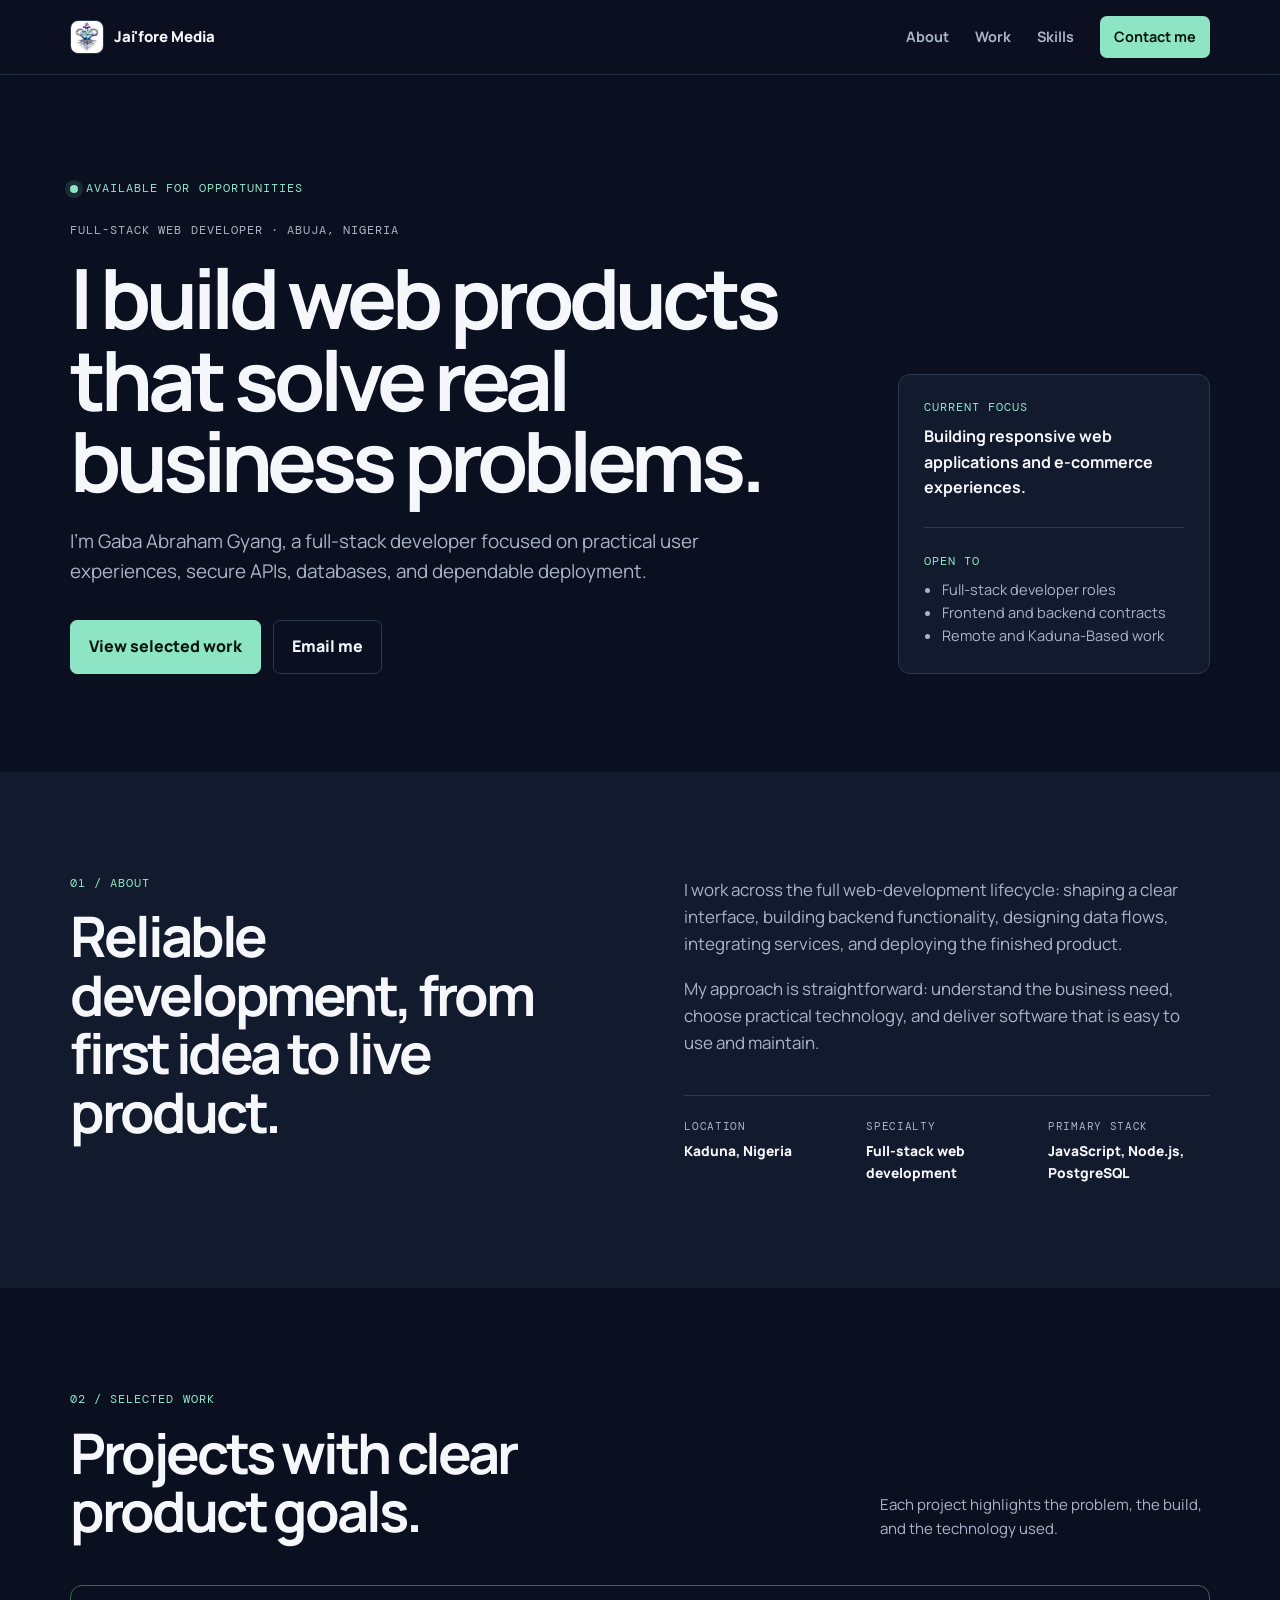
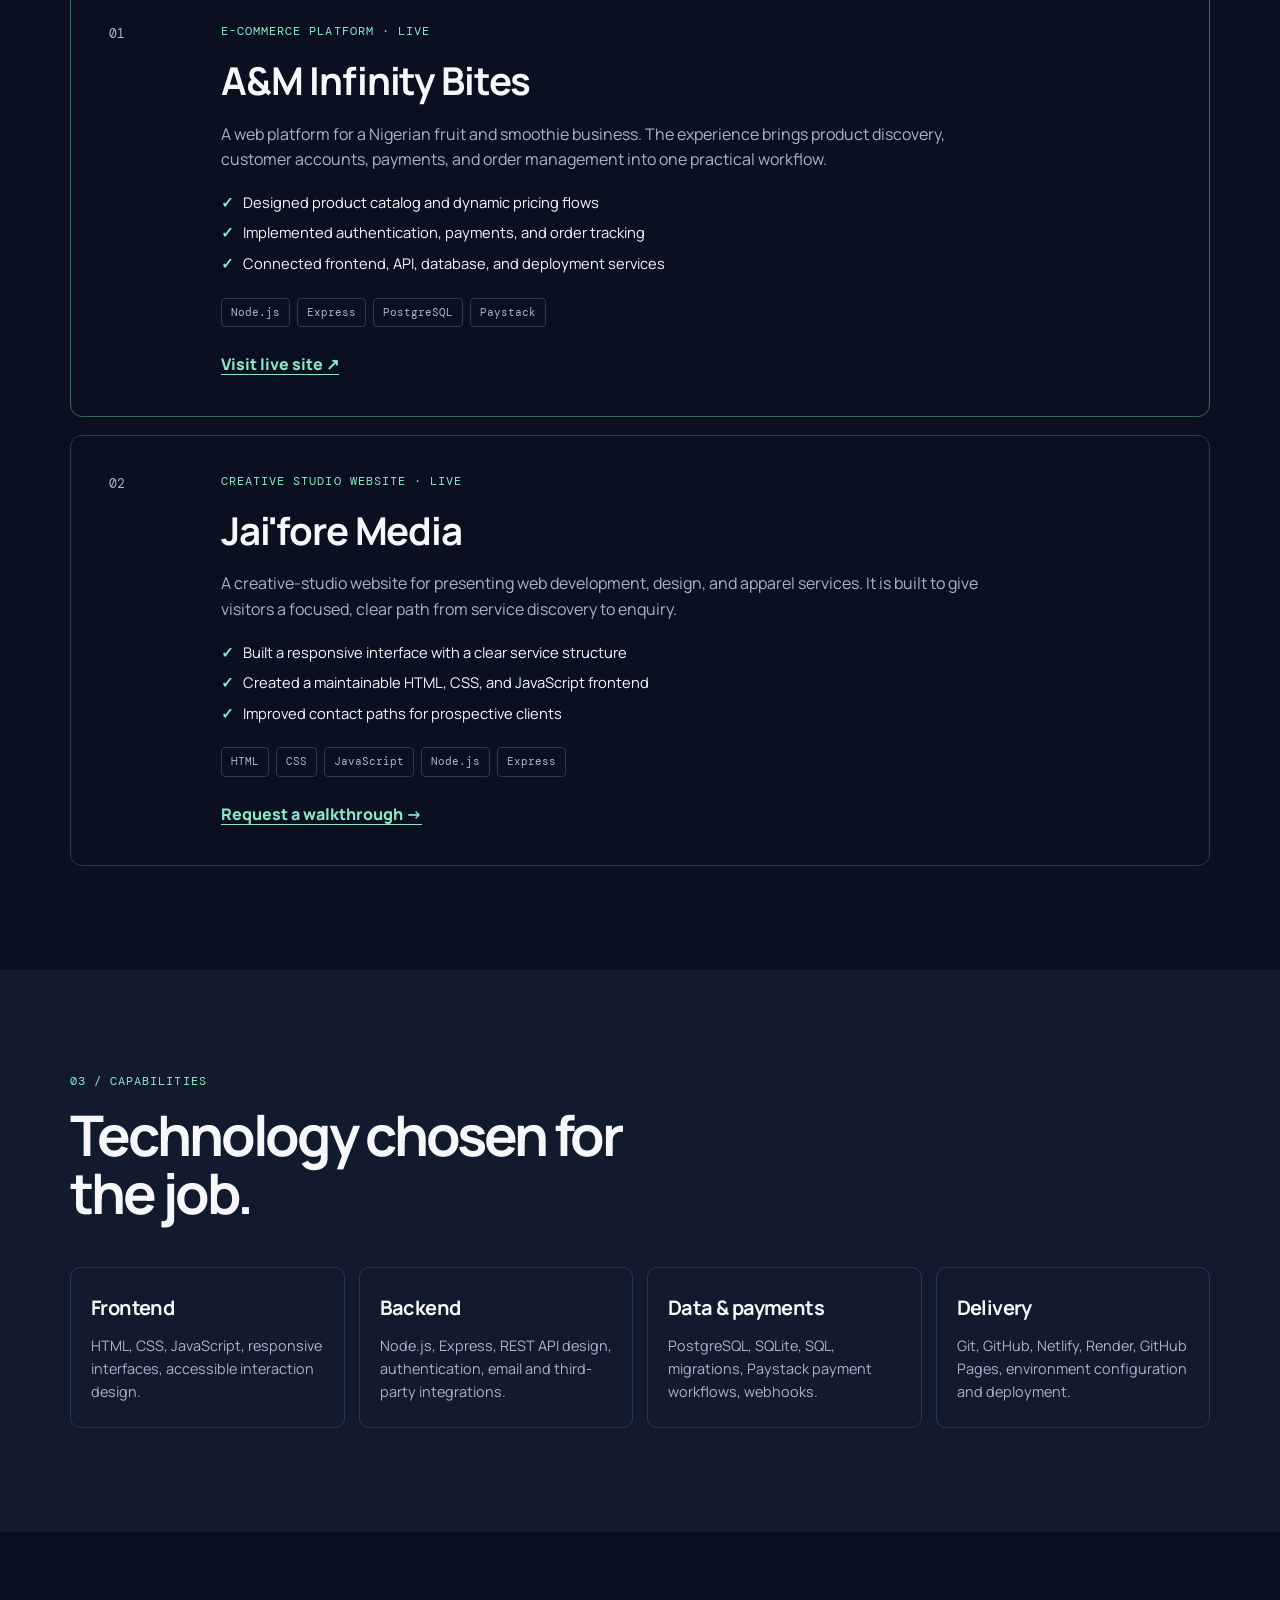
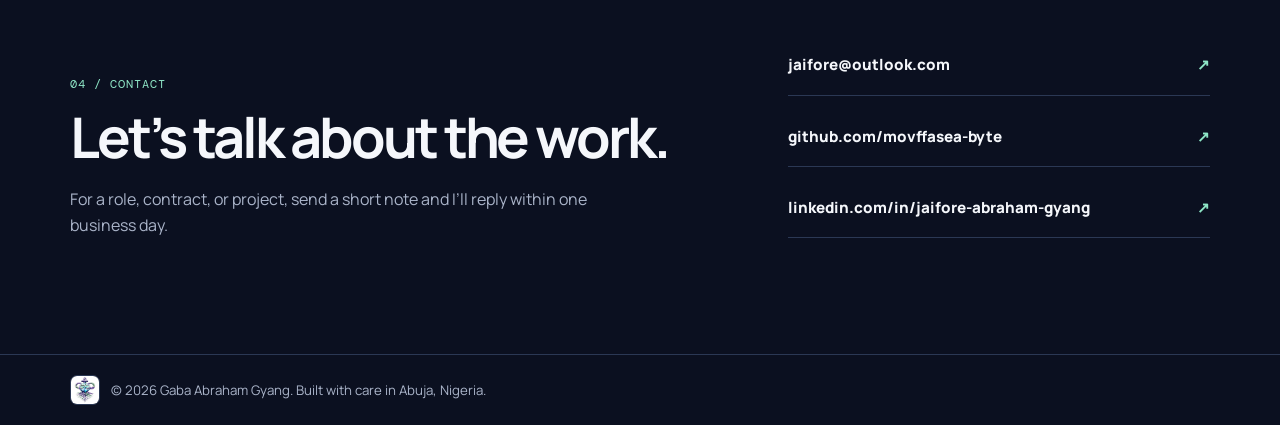
<file: index.html>
<!doctype html>
<html lang="en">
  <head>
    <meta charset="UTF-8" />
    <meta name="viewport" content="width=device-width, initial-scale=1.0" />
    <meta
      name="description"
      content="Gaba Abraham Gyang is a full-stack web developer in Abuja, Nigeria, building practical web applications, APIs, and e-commerce experiences."
    />
    <meta name="theme-color" content="#0b1020" />
    <meta property="og:title" content="Gaba Abraham Gyang | Full-Stack Web Developer" />
    <meta
      property="og:description"
      content="Full-stack web developer building practical, reliable web products."
    />
    <title>Gaba Abraham Gyang | Full-Stack Web Developer</title>
    <link rel="preconnect" href="https://fonts.googleapis.com" />
    <link rel="preconnect" href="https://fonts.gstatic.com" crossorigin />
    <link
      href="https://fonts.googleapis.com/css2?family=DM+Mono:wght@400;500&family=Manrope:wght@400;500;600;700;800&display=swap"
      rel="stylesheet"
    />
    <link rel="stylesheet" href="P-P.css" />
  </head>
  <body>
    <a class="skip-link" href="#main">Skip to content</a>

    <header class="site-header">
      <nav class="nav container" aria-label="Primary navigation">
        <a class="brand" href="#top" aria-label="Jai'fore Media home">
          <img class="brand-logo" src="logo/rooted2.jpg" alt="Jai'fore Media logo" />
          <span>Jai'fore Media</span>
        </a>
        <button
          class="menu-button"
          type="button"
          aria-expanded="false"
          aria-controls="navigation-links"
          aria-label="Open navigation menu"
        >
          <span></span><span></span>
        </button>
        <div class="nav-links" id="navigation-links">
          <a href="#about">About</a>
          <a href="#work">Work</a>
          <a href="#skills">Skills</a>
          <a class="nav-contact" href="#contact">Contact me</a>
        </div>
      </nav>
    </header>

    <main id="main">
      <section class="hero container" id="top">
        <p class="eyebrow"><span></span> Available for opportunities</p>
        <div class="hero-grid">
          <div>
            <p class="kicker">FULL-STACK WEB DEVELOPER · ABUJA, NIGERIA</p>
            <h1>I build web products that solve real business problems.</h1>
            <p class="hero-copy">
              I’m Gaba Abraham Gyang, a full-stack developer focused on practical user experiences,
              secure APIs, databases, and dependable deployment.
            </p>
            <div class="hero-actions">
              <a class="button button-primary" href="#work">View selected work</a>
              <a class="button button-secondary" href="mailto:jaifore@outlook.com?subject=Portfolio%20enquiry">
                Email me
              </a>
            </div>
          </div>
          <aside class="availability-card" aria-label="Professional summary">
            <p class="card-label">CURRENT FOCUS</p>
            <p>Building responsive web applications and e-commerce experiences.</p>
            <div class="availability-rule"></div>
            <p class="card-label">OPEN TO</p>
            <ul>
              <li>Full-stack developer roles</li>
              <li>Frontend and backend contracts</li>
              <li>Remote and Kaduna-Based work</li>
            </ul>
          </aside>
        </div>
      </section>

      <section class="section section-muted" id="about">
        <div class="container split-section">
          <div>
            <p class="section-index">01 / ABOUT</p>
            <h2>Reliable development, from first idea to live product.</h2>
          </div>
          <div class="prose">
            <p>
              I work across the full web-development lifecycle: shaping a clear interface, building
              backend functionality, designing data flows, integrating services, and deploying the
              finished product.
            </p>
            <p>
              My approach is straightforward: understand the business need, choose practical
              technology, and deliver software that is easy to use and maintain.
            </p>
            <dl class="facts">
              <div><dt>Location</dt><dd>Kaduna, Nigeria</dd></div>
              <div><dt>Specialty</dt><dd>Full-stack web development</dd></div>
              <div><dt>Primary stack</dt><dd>JavaScript, Node.js, PostgreSQL</dd></div>
            </dl>
          </div>
        </div>
      </section>

      <section class="section" id="work">
        <div class="container">
          <div class="section-heading">
            <div>
              <p class="section-index">02 / SELECTED WORK</p>
              <h2>Projects with clear product goals.</h2>
            </div>
            <p>Each project highlights the problem, the build, and the technology used.</p>
          </div>

          <div class="project-list">
            <article class="project-card project-featured">
              <div class="project-number">01</div>
              <div class="project-content">
                <p class="project-type">E-COMMERCE PLATFORM · LIVE</p>
                <h3>A&amp;M Infinity Bites</h3>
                <p>
                  A web platform for a Nigerian fruit and smoothie business. The experience brings
                  product discovery, customer accounts, payments, and order management into one
                  practical workflow.
                </p>
                <ul class="project-points">
                  <li>Designed product catalog and dynamic pricing flows</li>
                  <li>Implemented authentication, payments, and order tracking</li>
                  <li>Connected frontend, API, database, and deployment services</li>
                </ul>
                <div class="tags" aria-label="Technology used">
                  <span>Node.js</span><span>Express</span><span>PostgreSQL</span><span>Paystack</span>
                </div>
                <a class="text-link" href="https://aminfinitybites.health" target="_blank" rel="noopener">
                  Visit live site <span aria-hidden="true">↗</span>
                </a>
              </div>
            </article>

            <article class="project-card">
              <div class="project-number">02</div>
              <div class="project-content">
                <p class="project-type">CREATIVE STUDIO WEBSITE · LIVE</p>
                <h3>Jai'fore Media</h3>
                <p>
                  A creative-studio website for presenting web development, design, and apparel
                  services. It is built to give visitors a focused, clear path from service discovery
                  to enquiry.
                </p>
                <ul class="project-points">
                  <li>Built a responsive interface with a clear service structure</li>
                  <li>Created a maintainable HTML, CSS, and JavaScript frontend</li>
                  <li>Improved contact paths for prospective clients</li>
                </ul>
                <div class="tags" aria-label="Technology used">
                  <span>HTML</span><span>CSS</span><span>JavaScript</span><span>Node.js</span><span>Express</span>
                </div>
                <a class="text-link" href="https://jai-fore.vercel.app/service.html" target="_blank" rel="noopener">
                  Request a walkthrough <span aria-hidden="true">→</span>
                </a>
              </div>
            </article>
          </div>
        </div>
      </section>

      <section class="section section-muted" id="skills">
        <div class="container">
          <div class="section-heading">
            <div>
              <p class="section-index">03 / CAPABILITIES</p>
              <h2>Technology chosen for the job.</h2>
            </div>
          </div>
          <div class="skills-grid">
            <article><h3>Frontend</h3><p>HTML, CSS, JavaScript, responsive interfaces, accessible interaction design.</p></article>
            <article><h3>Backend</h3><p>Node.js, Express, REST API design, authentication, email and third-party integrations.</p></article>
            <article><h3>Data &amp; payments</h3><p>PostgreSQL, SQLite, SQL, migrations, Paystack payment workflows, webhooks.</p></article>
            <article><h3>Delivery</h3><p>Git, GitHub, Netlify, Render, GitHub Pages, environment configuration and deployment.</p></article>
          </div>
        </div>
      </section>

      <section class="section contact-section" id="contact">
        <div class="container contact-layout">
          <div>
            <p class="section-index">04 / CONTACT</p>
            <h2>Let’s talk about the work.</h2>
            <p>For a role, contract, or project, send a short note and I’ll reply within one business day.</p>
          </div>
          <div class="contact-actions">
            <a href="mailto:jaifore@outlook.com">jaifore@outlook.com <span>↗</span></a>
            <a href="https://github.com/movffasea-byte" target="_blank" rel="noopener">github.com/movffasea-byte <span>↗</span></a>
            <a href="https://linkedin.com/in/jaifore-abraham-gaba" target="_blank" rel="noopener">linkedin.com/in/jaifore-abraham-gyang <span>↗</span></a>
          </div>
        </div>
      </section>
    </main>

    <footer class="footer">
      <div class="container footer-content">
        <img class="footer-logo" src="logo/rooted2.jpg" alt="Jai'fore Media logo" />
        <p>© <span id="year"></span> Gaba Abraham Gyang. Built with care in Abuja, Nigeria.</p>
      </div>
    </footer>

    <script src="script/P-P.js"></script>
  </body>
</html>
</file>
<file: P-P.css>
:root {
  --bg: #0b1020;
  --surface: #121a2d;
  --surface-light: #19233a;
  --text: #f5f7fb;
  --muted: #aab4c9;
  --line: #2b3854;
  --accent: #8ee5c6;
  --accent-deep: #071611;
  --max-width: 1140px;
  --sans: "Manrope", Arial, sans-serif;
  --mono: "DM Mono", monospace;
}

* {
  box-sizing: border-box;
}

html {
  scroll-behavior: smooth;
}

body {
  margin: 0;
  min-width: 320px;
  background: var(--bg);
  color: var(--text);
  font-family: var(--sans);
  line-height: 1.6;
}

a {
  color: inherit;
}

a:focus-visible,
button:focus-visible {
  outline: 3px solid var(--accent);
  outline-offset: 4px;
}

.container {
  width: min(calc(100% - 40px), var(--max-width));
  margin: 0 auto;
}

.skip-link {
  position: fixed;
  top: 10px;
  left: 10px;
  z-index: 20;
  padding: 10px 14px;
  background: var(--accent);
  color: var(--accent-deep);
  transform: translateY(-160%);
  font-weight: 800;
}

.skip-link:focus {
  transform: translateY(0);
}

.site-header {
  position: sticky;
  top: 0;
  z-index: 10;
  border-bottom: 1px solid rgba(43, 56, 84, 0.72);
  background: rgba(11, 16, 32, 0.91);
  backdrop-filter: blur(14px);
}

.nav {
  min-height: 74px;
  display: flex;
  align-items: center;
  justify-content: space-between;
  gap: 24px;
}

.brand {
  display: inline-flex;
  align-items: center;
  gap: 10px;
  color: var(--text);
  text-decoration: none;
  font-size: 0.94rem;
  font-weight: 800;
}

.brand-logo {
  width: 34px;
  height: 34px;
  border: 1px solid var(--line);
  border-radius: 8px;
  object-fit: cover;
}

.nav-links {
  display: flex;
  align-items: center;
  gap: 26px;
}

.nav-links a {
  color: var(--muted);
  font-size: 0.9rem;
  font-weight: 700;
  text-decoration: none;
}

.nav-links a:hover {
  color: var(--text);
}

.nav-links .nav-contact {
  padding: 9px 14px;
  border-radius: 7px;
  background: var(--accent);
  color: var(--accent-deep);
}

.menu-button {
  display: none;
  border: 0;
  padding: 8px;
  background: transparent;
  color: var(--text);
  cursor: pointer;
}

.menu-button span {
  display: block;
  width: 24px;
  height: 2px;
  margin: 5px;
  background: currentColor;
}

.hero {
  padding: 106px 0 98px;
}

.eyebrow,
.kicker,
.section-index,
.card-label,
.project-type {
  margin: 0;
  color: var(--accent);
  font-family: var(--mono);
  font-size: 0.72rem;
  letter-spacing: 0.09em;
  line-height: 1.4;
  text-transform: uppercase;
}

.eyebrow {
  display: flex;
  align-items: center;
  gap: 8px;
  margin-bottom: 26px;
}

.eyebrow span {
  width: 8px;
  height: 8px;
  border-radius: 50%;
  background: var(--accent);
  box-shadow: 0 0 0 5px rgba(142, 229, 198, 0.13);
}

.hero-grid {
  display: grid;
  grid-template-columns: minmax(0, 1.7fr) minmax(255px, 0.7fr);
  gap: 70px;
  align-items: end;
}

.kicker {
  margin-bottom: 18px;
  color: var(--muted);
}

h1,
h2,
h3,
p {
  margin-top: 0;
}

h1 {
  max-width: 820px;
  margin-bottom: 24px;
  font-size: clamp(2.75rem, 6.5vw, 5.9rem);
  letter-spacing: -0.06em;
  line-height: 0.98;
}

h2 {
  max-width: 620px;
  margin-bottom: 0;
  font-size: clamp(2rem, 4.4vw, 3.5rem);
  letter-spacing: -0.055em;
  line-height: 1.05;
}

h3 {
  margin-bottom: 10px;
  font-size: 1.25rem;
  letter-spacing: -0.03em;
}

.hero-copy {
  max-width: 650px;
  margin-bottom: 34px;
  color: var(--muted);
  font-size: clamp(1rem, 1.5vw, 1.18rem);
}

.hero-actions {
  display: flex;
  flex-wrap: wrap;
  gap: 12px;
}

.button {
  display: inline-flex;
  justify-content: center;
  padding: 13px 18px;
  border: 1px solid var(--line);
  border-radius: 7px;
  font-weight: 800;
  text-decoration: none;
}

.button-primary {
  border-color: var(--accent);
  background: var(--accent);
  color: var(--accent-deep);
}

.button-primary:hover {
  background: #b3f5dd;
}

.button-secondary {
  color: var(--text);
}

.button-secondary:hover {
  border-color: var(--accent);
  color: var(--accent);
}

.availability-card {
  padding: 25px;
  border: 1px solid var(--line);
  border-radius: 12px;
  background: var(--surface);
}

.availability-card > p:not(.card-label) {
  margin: 8px 0 0;
  font-size: 1rem;
  font-weight: 700;
}

.availability-rule {
  height: 1px;
  margin: 26px 0;
  background: var(--line);
}

.availability-card ul {
  margin: 8px 0 0;
  padding-left: 18px;
  color: var(--muted);
  font-size: 0.91rem;
}

.section {
  padding: 104px 0;
}

.section-muted {
  background: var(--surface);
}

.split-section {
  display: grid;
  grid-template-columns: minmax(0, 0.95fr) minmax(0, 1fr);
  gap: 9vw;
}

.section-index {
  margin-bottom: 15px;
}

.prose {
  max-width: 590px;
  color: var(--muted);
  font-size: 1.06rem;
}

.prose p {
  margin-bottom: 18px;
}

.facts {
  display: grid;
  grid-template-columns: repeat(3, 1fr);
  gap: 20px;
  margin: 38px 0 0;
  padding-top: 22px;
  border-top: 1px solid var(--line);
}

.facts dt {
  margin-bottom: 5px;
  color: var(--muted);
  font-family: var(--mono);
  font-size: 0.7rem;
  letter-spacing: 0.06em;
  text-transform: uppercase;
}

.facts dd {
  margin: 0;
  color: var(--text);
  font-size: 0.86rem;
  font-weight: 800;
}

.section-heading {
  display: flex;
  align-items: end;
  justify-content: space-between;
  gap: 42px;
  margin-bottom: 44px;
}

.section-heading > p {
  max-width: 330px;
  margin: 0;
  color: var(--muted);
  font-size: 0.94rem;
}

.project-list {
  display: grid;
  gap: 18px;
}

.project-card {
  display: grid;
  grid-template-columns: 82px minmax(0, 1fr);
  gap: 30px;
  padding: 38px;
  border: 1px solid var(--line);
  border-radius: 12px;
  background: var(--bg);
}

.project-featured {
  border-color: #426659;
}

.project-number {
  color: var(--muted);
  font-family: var(--mono);
  font-size: 0.8rem;
}

.project-type {
  margin-bottom: 10px;
}

.project-content h3 {
  font-size: clamp(1.55rem, 3vw, 2.4rem);
}

.project-content > p:not(.project-type) {
  max-width: 770px;
  margin-bottom: 18px;
  color: var(--muted);
}

.project-points {
  display: grid;
  gap: 7px;
  margin: 0 0 22px;
  padding: 0;
  color: var(--text);
  list-style: none;
  font-size: 0.92rem;
}

.project-points li::before {
  content: "✓";
  margin-right: 9px;
  color: var(--accent);
  font-weight: 800;
}

.tags {
  display: flex;
  flex-wrap: wrap;
  gap: 7px;
  margin-bottom: 25px;
}

.tags span {
  padding: 5px 9px;
  border: 1px solid var(--line);
  border-radius: 4px;
  color: var(--muted);
  font-family: var(--mono);
  font-size: 0.69rem;
}

.text-link {
  color: var(--accent);
  font-weight: 800;
  text-decoration-thickness: 1px;
  text-underline-offset: 4px;
}

.skills-grid {
  display: grid;
  grid-template-columns: repeat(4, 1fr);
  gap: 14px;
}

.skills-grid article {
  padding: 24px 20px;
  border: 1px solid var(--line);
  border-radius: 10px;
}

.skills-grid p {
  margin: 0;
  color: var(--muted);
  font-size: 0.9rem;
}

.contact-section {
  padding-bottom: 116px;
}

.contact-layout {
  display: grid;
  grid-template-columns: 1fr minmax(310px, 0.65fr);
  gap: 70px;
  align-items: end;
}

.contact-layout > div > p:not(.section-index) {
  max-width: 540px;
  margin: 20px 0 0;
  color: var(--muted);
}

.contact-actions {
  display: grid;
  gap: 12px;
}

.contact-actions a {
  display: flex;
  justify-content: space-between;
  gap: 24px;
  padding: 17px 0;
  border-bottom: 1px solid var(--line);
  color: var(--text);
  font-size: 0.95rem;
  font-weight: 800;
  text-decoration: none;
}

.contact-actions a:hover {
  color: var(--accent);
}

.contact-actions span {
  color: var(--accent);
}

.footer {
  padding: 20px 0;
  border-top: 1px solid var(--line);
  color: var(--muted);
  font-size: 0.83rem;
}

.footer-content {
  display: flex;
  align-items: center;
  gap: 11px;
}

.footer-logo {
  width: 30px;
  height: 30px;
  border: 1px solid var(--line);
  border-radius: 7px;
  object-fit: cover;
}

.footer p {
  margin: 0;
}

@media (max-width: 760px) {
  .container {
    width: min(calc(100% - 32px), var(--max-width));
  }

  .menu-button {
    display: block;
  }

  .nav-links {
    display: none;
    position: absolute;
    top: 74px;
    right: 0;
    left: 0;
    flex-direction: column;
    align-items: stretch;
    gap: 18px;
    padding: 20px;
    border-bottom: 1px solid var(--line);
    background: var(--bg);
  }

  .nav-links.is-open {
    display: flex;
  }

  .nav-links .nav-contact {
    text-align: center;
  }

  .hero {
    padding: 76px 0 72px;
  }

  .hero-grid,
  .split-section,
  .contact-layout {
    grid-template-columns: 1fr;
    gap: 44px;
  }

  .section {
    padding: 74px 0;
  }

  .facts,
  .skills-grid {
    grid-template-columns: 1fr 1fr;
  }

  .section-heading {
    display: block;
  }

  .section-heading > p {
    margin-top: 20px;
  }

  .project-card {
    grid-template-columns: 1fr;
    gap: 14px;
    padding: 26px 21px;
  }
}

@media (max-width: 460px) {
  .brand {
    font-size: 0.82rem;
  }

  .facts,
  .skills-grid {
    grid-template-columns: 1fr;
  }

  h1 {
    letter-spacing: -0.05em;
  }
}

@media (prefers-reduced-motion: reduce) {
  html {
    scroll-behavior: auto;
  }
}
</file>
